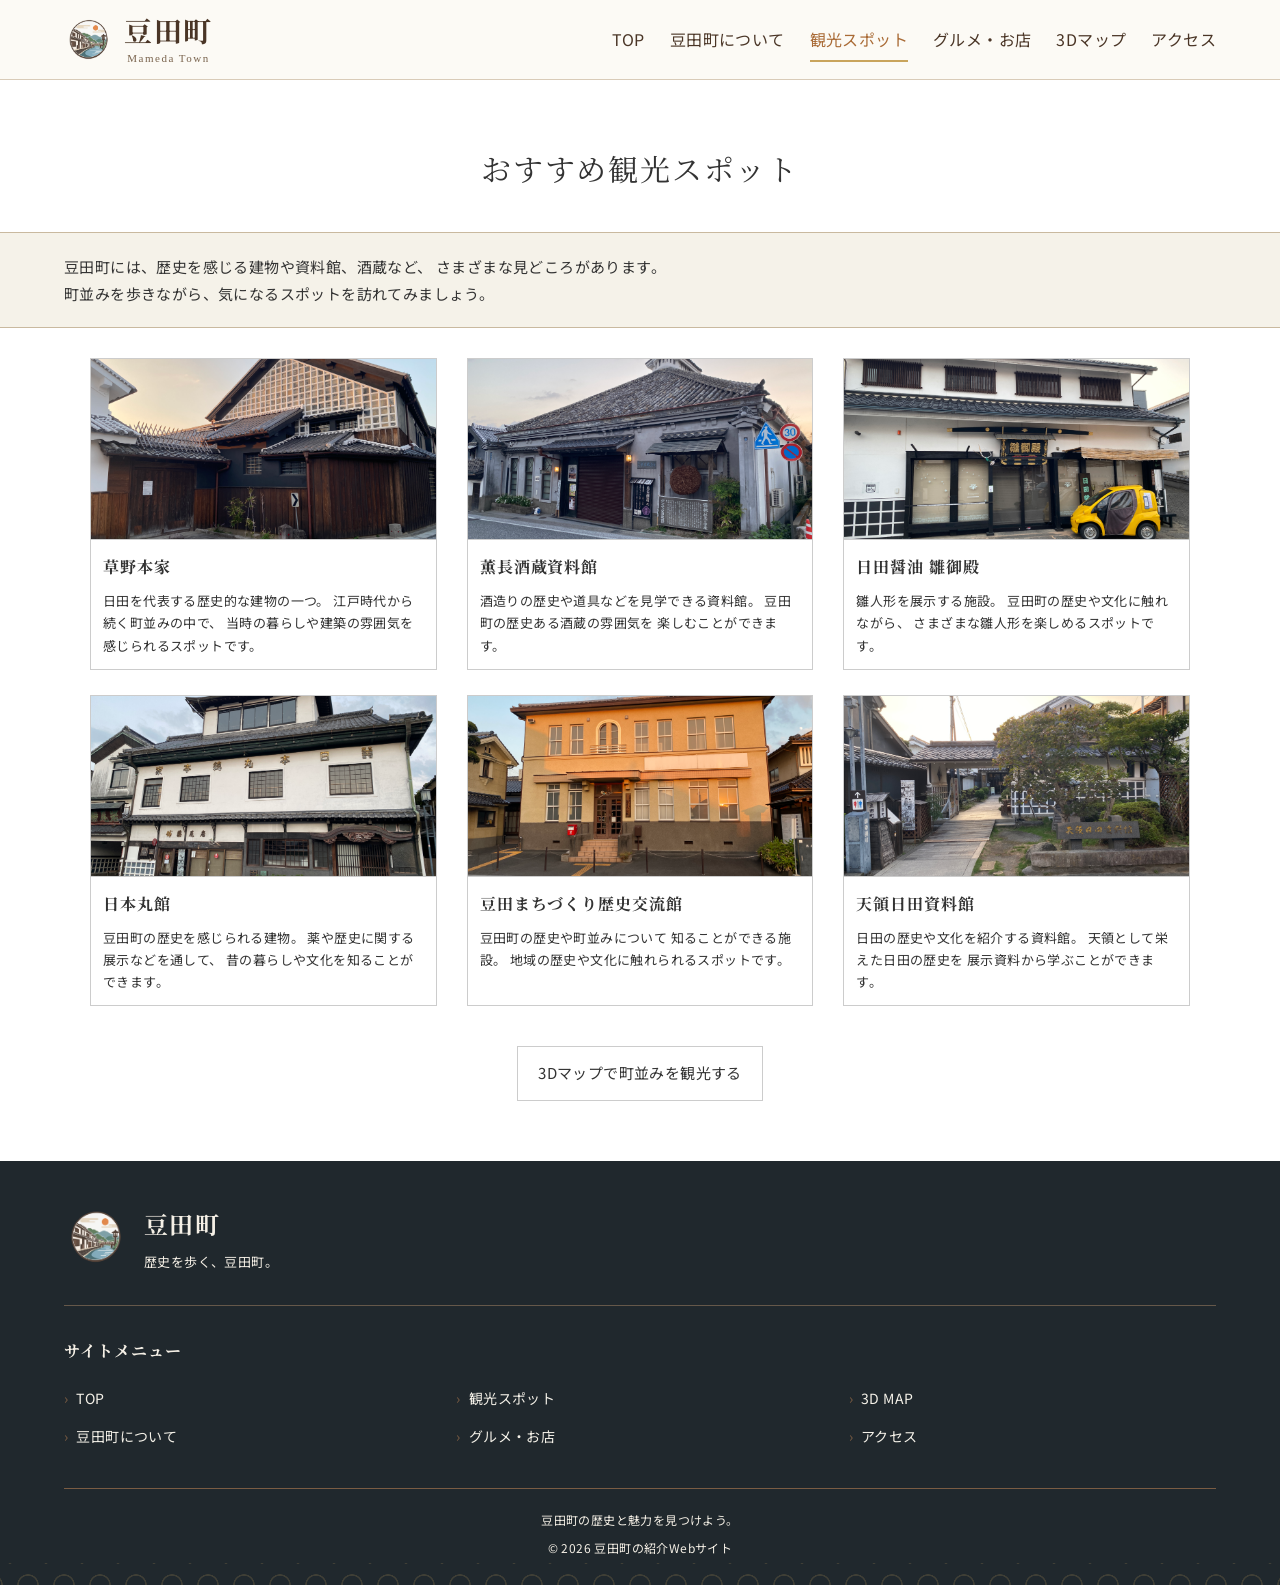
<file: 制作物１/spot.html>
<!DOCTYPE html>
<html lang="ja">

  <head>
    <meta charset="UTF-8">
    <meta name="viewport" content="width=device-width, initial-scale=1.0">

    <title>観光スポット｜豆田町</title>

    <!-- 共通CSS -->
    <link rel="stylesheet" href="css/style.css">

    <!-- 観光スポット専用CSS -->
    <link rel="stylesheet" href="css/spot.css">

    
    <link rel="preconnect" href="https://fonts.googleapis.com">
    <link rel="preconnect" href="https://fonts.gstatic.com" crossorigin>
    <link href="https://fonts.googleapis.com/css2?family=Noto+Sans+JP:wght@400;500;700&family=Noto+Serif+JP:wght@400;500;600;700&display=swap" rel="stylesheet">

  </head>

  <body>

    <!-- ====================
          ヘッダー
    ==================== -->
    <header>

      <div class="logo">
        <img src="images/logo.png" alt="豆田町のロゴ">

        <div class="logo-text">
          <span class="logo-jp">豆田町</span>
          <span class="logo-en">Mameda Town</span>
        </div>
      </div>

      <!-- ナビゲーション -->
      <nav>
        <ul>
          <li><a href="index.html">TOP</a></li>
          <li><a href="about.html">豆田町について</a></li>
          <li><a href="spot.html" aria-current="page">観光スポット</a></li>
          <li><a href="gourmet.html">グルメ・お店</a></li>
          <li><a href="map.html">3Dマップ</a></li>
          <li><a href="access.html">アクセス</a></li>
        </ul>
      </nav>

    </header>


    <!-- メインコンテンツ -->
    <main class="spot-main">

      <!-- ページタイトル -->
      <section class="spot-title">
        <h1>おすすめ観光スポット</h1>
      </section>


      <!-- 紹介文 -->
      <section class="spot-intro">

        <p>
          豆田町には、歴史を感じる建物や資料館、酒蔵など、
          さまざまな見どころがあります。<br>
          町並みを歩きながら、気になるスポットを訪れてみましょう。
        </p>

      </section>


      <!-- 観光スポット一覧 -->
      <section class="spot-list">

        <div class="spot-container">

          <!-- 1 草野本家 -->
          <article class="spot-card">

            <img src="images/kusano.JPG" alt="草野本家">

            <div class="spot-card-text">
              <h2>草野本家</h2>
              <p>
                日田を代表する歴史的な建物の一つ。
                江戸時代から続く町並みの中で、
                当時の暮らしや建築の雰囲気を感じられるスポットです。
              </p>
            </div>

          </article>


          <!-- 2 薫長酒蔵資料館 -->
          <article class="spot-card">

            <img src="images/kuncho.JPG" alt="薫長酒蔵資料館">

            <div class="spot-card-text">
              <h2>薫長酒蔵資料館</h2>
              <p>
                酒造りの歴史や道具などを見学できる資料館。
                豆田町の歴史ある酒蔵の雰囲気を
                楽しむことができます。
              </p>
            </div>

          </article>


          <!-- 3 日田醤油 雛御殿 -->
          <article class="spot-card">

            <img src="images/hina.JPG" alt="日田醤油 雛御殿">

            <div class="spot-card-text">
              <h2>日田醤油 雛御殿</h2>
              <p>
                雛人形を展示する施設。
                豆田町の歴史や文化に触れながら、
                さまざまな雛人形を楽しめるスポットです。
              </p>
            </div>

          </article>


          <!-- 4 日本丸館 -->
          <article class="spot-card">

            <img src="images/nihonmarukan.JPG" alt="日本丸館">

            <div class="spot-card-text">
              <h2>日本丸館</h2>
              <p>
                豆田町の歴史を感じられる建物。
                薬や歴史に関する展示などを通して、
                昔の暮らしや文化を知ることができます。
              </p>
            </div>

          </article>


          <!-- 5 豆田まちづくり歴史交流館 -->
          <article class="spot-card">

            <img src="images/mamedamachizukuri.JPG"
                alt="豆田まちづくり歴史交流館">

            <div class="spot-card-text">
              <h2>豆田まちづくり歴史交流館</h2>
              <p>
                豆田町の歴史や町並みについて
                知ることができる施設。
                地域の歴史や文化に触れられるスポットです。
              </p>
            </div>

          </article>


          <!-- 6 天領日田資料館 -->
          <article class="spot-card">

            <img src="images/tenryo.JPG" alt="天領日田資料館">

            <div class="spot-card-text">
              <h2>天領日田資料館</h2>
              <p>
                日田の歴史や文化を紹介する資料館。
                天領として栄えた日田の歴史を
                展示資料から学ぶことができます。
              </p>
            </div>

          </article>

        </div>

      </section>


      <!-- 3Dマップへのリンク -->
      <section class="spot-map-link">

        <a href="map.html" class="spot-map-button">
          3Dマップで町並みを観光する
        </a>

      </section>

    </main>


    
    <!-- ====================
        フッター
    ==================== -->
    <footer class="site-footer">

      <!-- フッター内のロゴとメニューをまとめる -->
      <div class="footer-container">

        <!-- ロゴ・サイト名 -->
        <div class="footer-brand">

          <!-- 豆田町のロゴ画像 -->
          <img src="images/logo.png" alt="豆田町のロゴ">

          <!-- ロゴの横に表示するサイト名とキャッチコピー -->
          <div class="footer-brand-text">

            <!-- サイト名 -->
            <h2>豆田町</h2>

            <!-- キャッチコピー -->
            <p>歴史を歩く、豆田町。</p>

          </div>

        </div>


        <!-- サイト内の各ページへのリンク -->
        <div class="footer-menu">

          <!-- メニューの見出し -->
          <h3>サイトメニュー</h3>

          <!-- メニューを3列に配置する -->
          <div class="footer-links">

            <!-- 1列目 -->
            <ul>
              <li><a href="index.html">TOP</a></li>
              <li><a href="about.html">豆田町について</a></li>
            </ul>

            <!-- 2列目 -->
            <ul>
              <li><a href="spot.html">観光スポット</a></li>
              <li><a href="gourmet.html">グルメ・お店</a></li>
            </ul>

            <!-- 3列目 -->
            <ul>
              <li><a href="map.html">3D MAP</a></li>
              <li><a href="access.html">アクセス</a></li>
            </ul>

          </div>

        </div>

      </div>


      <!-- コピーライト・サイトの紹介文 -->
      <div class="footer-bottom">

        <!-- サイトの紹介文 -->
        <p>豆田町の歴史と魅力を見つけよう。</p>

        <!-- 著作権表示とサイト名 -->
        <p>© 2026 豆田町の紹介Webサイト</p>

      </div>

    </footer>
    
  </body>

</html>
</file>
<file: 制作物１/css/style.css>
/* ========================================
   1. 全体・共通設定
======================================== */

* {
    box-sizing: border-box;
    margin: 0;
}

body {
    font-family: sans-serif;
    color: #333;
    background-color: #fff;
    line-height: 1.7;
}

img {
    display: block;
    max-width: 100%;
    height: auto;
}

main {
    width: 100%;
}

a {
    color: inherit;
}


/* ========================================
   2. ヘッダー
======================================== */

header {
    width: 100%;
    min-height: 80px;
    display: flex;
    justify-content: space-between;
    align-items: center;
    gap: 20px;
    padding: 0 5%;
    background-color: #fff;
    border-bottom: 1px solid #ddd;
}

/* ロゴ */

.logo {
    display: flex;
    align-items: center;
    gap: 10px;
    flex-shrink: 0;
}

.logo img {
    width: 50px;
    height: 50px;
    object-fit: contain;
}

.logo-text {
    display: flex;
    flex-direction: column;
    align-items: center;
    line-height: 1.2;
}

.logo-jp {
    font-size: 28px;
    font-weight: bold;
    color: #4A3526;
    letter-spacing: 3px;
}

.logo-en {
    margin-top: 4px;
    font-family: Georgia, serif;
    font-size: 11px;
    color: #7A5C43;
    letter-spacing: 1.5px;
}


/* ====================
   ナビゲーション
==================== */

nav ul {
    display: flex;
    flex-wrap: wrap;
    align-items: center;
    gap: 10px 25px;
    padding: 0;
    list-style: none;
}

nav li {
    margin: 0;
}

nav a {
    position: relative;
    display: inline-block;
    padding: 10px 0;
    color: #333;
    text-decoration: none;
    transition: color 0.3s;
}

/* カーソルを合わせたとき */

nav a:hover {
    color: #A94F32;
}

/* 下線 */

nav a::after {
    content: "";
    position: absolute;
    left: 0;
    bottom: 3px;
    width: 100%;
    height: 2px;
    background-color: #A94F32;
    transform: scaleX(0);
    transform-origin: center;
    transition: transform 0.3s;
}


/* 現在開いているページ */

nav a[aria-current="page"] {
    color: #A94F32;
}

nav a[aria-current="page"]::after {
    transform: scaleX(1);
}


/* ========================================
   3. TOPページ
======================================== */

/* メイン画像 */

.hero {
    position: relative;
    width: 100%;
    height: 600px;
    overflow: hidden;
}

.hero img {
    width: 100%;
    height: 100%;
    object-fit: cover;
}

/* 画像上の文字 */

.hero-text {
    position: absolute;
    top: 50%;
    left: 10%;
    transform: translateY(-50%);
    color: #fff;
}

.hero-text h1 {
    margin-bottom: 15px;
    font-size: 42px;
}

.hero-text p {
    margin-bottom: 25px;
    font-size: 18px;
}

/* 共通ボタン */

.button {
    display: inline-block;
    padding: 10px 25px;
    color: #fff;
    background-color: #555;
    text-decoration: none;
    border-radius: 5px;
    transition: opacity 0.3s;
}

.button:hover {
    opacity: 0.7;
}

/* 共通セクション */

.content-section {
    width: 90%;
    max-width: 1100px;
    margin: 0 auto;
    padding: 80px 0;
}

.content-section h2 {
    margin-bottom: 40px;
    font-size: 30px;
    text-align: center;
}

/* 豆田町についての紹介 */

.about-content {
    display: flex;
    align-items: center;
    gap: 40px;
}

.image-box,
.text-box {
    flex: 1;
    min-width: 0;
}

.image-box img {
    width: 100%;
    height: auto;
}

.text-box p {
    margin-bottom: 25px;
}

/* 観光スポットなどのカード */

.card-container {
    display: flex;
    justify-content: center;
    gap: 25px;
}

.card {
    flex: 1;
    min-width: 0;
    padding-bottom: 20px;
    background-color: #fff;
    border: 1px solid #ddd;
}

.card img {
    width: 100%;
    height: 200px;
    object-fit: cover;
}

.card h3 {
    margin: 15px;
}

.card p {
    margin: 0 15px;
}

/* 中央揃え */

.center {
    margin-top: 30px;
    text-align: center;
}


/* ========================================
   4. TOPページの3Dマップ紹介
======================================== */

.map-section {
    max-width: none;
    padding-right: 5%;
    padding-left: 5%;
    background-color: #f5f5f5;
}

.map-content {
    text-align: center;
}

.map-content img {
    width: 70%;
    max-width: 700px;
    margin: 0 auto 20px;
}

.map-content p {
    margin-bottom: 20px;
}


/* ========================================
   5. TOPページのアクセス紹介
======================================== */

.access-container {
    display: flex;
    justify-content: center;
    flex-wrap: wrap;
    gap: 40px 100px;
    margin-bottom: 30px;
}

.access-item {
    text-align: center;
}

.access-item img {
    width: 80px;
    height: 80px;
    margin: 0 auto 10px;
    object-fit: contain;
}

.access-item p {
    font-size: 18px;
}


/* ========================================
   6. フッター
======================================== */

.site-footer {
    width: 100%;
    padding: 40px 5% 0;
    color: #4A3526;
    background-color: #F5F1E8;
}

.footer-container {
    max-width: 1200px;
    margin: 0 auto;
}

/* ロゴ・サイト名 */

.footer-brand {
    display: flex;
    align-items: center;
    gap: 15px;
    padding-bottom: 30px;
    border-bottom: 1px solid #C8AD91;
}

.footer-brand img {
    width: 65px;
    height: 65px;
    object-fit: contain;
    flex-shrink: 0;
}

.footer-brand-text {
    display: flex;
    flex-direction: column;
    gap: 4px;
}

.footer-brand-text h2 {
    font-family: "Noto Serif JP", serif;
    font-size: 24px;
    font-weight: bold;
    color: #4A3526;
}

.footer-brand-text p {
    font-size: 13px;
    color: #7A5C43;
}

/* フッターメニュー */

.footer-menu {
    padding: 30px 0;
    border-bottom: 1px solid #C8AD91;
}

.footer-menu h3 {
    margin-bottom: 15px;
    font-size: 16px;
    font-weight: bold;
}

.footer-links {
    display: grid;
    grid-template-columns: repeat(3, minmax(0, 1fr));
    gap: 15px 25px;
}

.footer-links ul {
    margin: 0;
    padding: 0;
    list-style: none;
}

.footer-links li {
    margin-bottom: 8px;
}

.footer-links a {
    color: #4A3526;
    font-size: 14px;
    text-decoration: none;
}

.footer-links a::before {
    content: "›";
    margin-right: 8px;
    color: #7A5C43;
}

.footer-links a:hover {
    color: #B08050;
}

/* コピーライト */

.footer-bottom {
    max-width: 1200px;
    margin: 0 auto;
    padding: 20px 0;
    color: #7A5C43;
    font-size: 12px;
    text-align: center;
}

.footer-bottom p {
    margin-bottom: 5px;
}


/* ========================================
   7. 豆田町についてページ
======================================== */

/* ページタイトル */

.about-page-title,
.access-page-title {
    display: flex;
    justify-content: center;
    align-items: center;
    height: 300px;
    background-color: #fff;
    border-bottom: 1px solid #C8AD91;
}

.about-page-title h1,
.access-page-title h1 {
    color: #4A3526;
    font-size: 32px;
    font-weight: normal;
    letter-spacing: 2px;
    text-align: center;
}

/* 各セクション */

.about-section {
    padding: 40px 5%;
    border-bottom: 1px solid #C8AD91;
}

.about-row {
    display: flex;
    align-items: center;
    justify-content: space-between;
    gap: 40px;
    max-width: 1100px;
    margin: 0 auto;
}

/* 左右を反転する場合 */

.about-row.reverse {
    flex-direction: row-reverse;
}

/* 説明文 */

.about-text {
    flex: 11;
    min-width: 0;
}

.about-text h2 {
    margin-bottom: 15px;
    color: #4A3526;
    font-size: 26px;
    font-weight: normal;
}

.about-text p {
    margin-bottom: 12px;
    font-size: 15px;
    line-height: 1.9;
}

/* 写真 */

.about-image {
    flex: 9;
    min-width: 0;
    height: 240px;
}

.about-image img {
    width: 100%;
    height: 100%;
    object-fit: cover;
}

/* 町並みの特徴 */

.section-heading {
    max-width: 1100px;
    margin: 0 auto 20px;
    color: #4A3526;
    font-size: 26px;
    font-weight: normal;
}

.about-intro {
    max-width: 1100px;
    margin: 0 auto 25px;
    font-size: 15px;
    line-height: 1.9;
}

/* 特徴のカード */

.feature-container {
    display: flex;
    gap: 25px;
    max-width: 1100px;
    margin: 0 auto;
}

.feature-card {
    flex: 1;
    min-width: 0;
    background-color: #fff;
    border: 1px solid #ddd;
}

.feature-card img {
    width: 100%;
    height: 180px;
    object-fit: cover;
}

.feature-card h3 {
    padding: 15px 15px 5px;
    color: #4A3526;
    font-size: 18px;
    font-weight: normal;
}

.feature-card p {
    padding: 0 15px 20px;
    font-size: 14px;
    line-height: 1.8;
}

/* 観光スポットへのボタン */

.about-button {
    display: inline-block;
    margin-top: 10px;
    padding: 10px 20px;
    color: #4A3526;
    background-color: #fff;
    border: 1px solid #4A3526;
    font-size: 14px;
    text-decoration: none;
    transition: background-color 0.3s, color 0.3s;
}

.about-button:hover {
    color: #fff;
    background-color: #4A3526;
}


/* ========================================
   8. アクセスページ
======================================== */

/* 地図 */

.access-map-section {
    padding: 30px 5%;
    background-color: #F5F1E8;
}

.access-map {
    max-width: 1100px;
    height: 300px;
    margin: 0 auto;
    overflow: hidden;
}

.access-map iframe {
    display: block;
    width: 100%;
    height: 100%;
    border: 0;
}

/* 電車・バス・車 */

.access-method-section {
    padding: 20px 5%;
    background-color: #fff;
}

.access-method {
    display: flex;
    align-items: center;
    gap: 40px;
    max-width: 1100px;
    margin: 0 auto;
    padding: 25px 5%;
    border-bottom: 1px solid #ddd;
}

/* 左側：アイコンとタイトル */

.access-method-title {
    display: flex;
    align-items: center;
    gap: 20px;
    flex: 35;
    min-width: 0;
}

.access-icon {
    flex-shrink: 0;
    font-size: 38px;
}

.access-method-title h2 {
    color: #4A3526;
    font-size: 22px;
    font-weight: normal;
}

/* 右側：説明文 */

.access-method-text {
    flex: 65;
    min-width: 0;
}

.access-method-text p {
    margin-bottom: 8px;
    font-size: 14px;
    line-height: 1.9;
}

/* ========================================
   9. スマートフォン対応
======================================== */

@media screen and (max-width: 768px) {

    /* ヘッダー */

    header {
        flex-direction: column;
        gap: 15px;
        padding: 20px;
    }

    nav ul {
        justify-content: center;
        gap: 10px 20px;
    }

    /* TOP画像 */

    .hero {
        height: 450px;
    }

    .hero-text {
        right: 5%;
        left: 5%;
    }

    .hero-text h1 {
        font-size: 30px;
    }

    .hero-text p {
        font-size: 16px;
    }

    /* TOPページの各セクション */

    .content-section {
        padding: 50px 0;
    }

    .content-section h2 {
        margin-bottom: 25px;
        font-size: 25px;
    }

    .about-content,
    .card-container {
        flex-direction: column;
        gap: 25px;
    }

    .image-box,
    .text-box,
    .card {
        width: 100%;
        flex: auto;
    }

    /* 3Dマップ紹介 */

    .map-content img {
        width: 100%;
    }

    /* アクセス紹介 */

    .access-container {
        gap: 30px;
    }

    .access-item {
        min-width: 100px;
    }

    .access-item img {
        width: 65px;
        height: 65px;
    }

    /* フッター */

    .site-footer {
        padding: 30px 20px 0;
    }

    .footer-brand {
        gap: 12px;
    }

    .footer-brand img {
        width: 55px;
        height: 55px;
    }

    .footer-brand-text h2 {
        font-size: 20px;
    }

    .footer-links {
        grid-template-columns: repeat(2, minmax(0, 1fr));
        gap: 10px;
    }

    .footer-menu h3 {
        font-size: 15px;
    }

    /* 豆田町についてページ */

    .about-page-title,
    .access-page-title {
        height: 220px;
    }

    .about-page-title h1,
    .access-page-title h1 {
        font-size: 26px;
    }

    .about-section {
        padding: 30px 5%;
    }

    .about-row,
    .about-row.reverse {
        flex-direction: column;
        align-items: stretch;
        gap: 20px;
    }

    .about-text,
    .about-image {
        width: 100%;
        flex: auto;
    }

    .about-image {
        height: 220px;
    }

    .about-text h2,
    .section-heading {
        font-size: 22px;
    }

    .about-text p,
    .about-intro {
        font-size: 14px;
    }

    .feature-container {
        flex-direction: column;
        gap: 20px;
    }

    .feature-card {
        width: 100%;
        flex: auto;
    }

    .feature-card img {
        height: 200px;
    }

    /* アクセスページの地図 */

    .access-map-section {
        padding: 20px 5%;
    }

    .access-map {
        height: 250px;
    }

    /* 電車・バス・車 */

    .access-method-section {
        padding: 10px 5%;
    }

    .access-method {
        flex-direction: column;
        align-items: flex-start;
        gap: 15px;
        padding: 25px 0;
    }

    .access-method-title {
        width: 100%;
        flex: auto;
        gap: 15px;
    }

    .access-method-title h2 {
        font-size: 20px;
    }

    .access-icon {
        font-size: 32px;
    }

    .access-method-text {
        width: 100%;
        flex: auto;
    }
}


/* 電車・バス・車のアイコン画像 */

.access-icon-img {
    width: 45px;
    height: 45px;
    object-fit: contain;
    flex-shrink: 0;
}

/* ========================================
   グルメ・お店ページ
======================================== */

/* メインビジュアル */

.gourmet-hero {
    position: relative;
    width: 100%;
    height: 195px;
    overflow: hidden;
    background-color: #4A3526;
}

.gourmet-hero > img {
    width: 100%;
    height: 100%;
    object-fit: cover;
}

.gourmet-hero-text {
    position: absolute;
    top: 50%;
    left: 5.5%;
    transform: translateY(-50%);
    color: #fff;
    text-shadow: 0 1px 5px rgba(0, 0, 0, 0.5);
}

.gourmet-hero-text h1 {
    margin-bottom: 8px;
    font-family: "Noto Serif JP", serif;
    font-size: 42px;
    font-weight: normal;
}

.gourmet-hero-text p {
    font-size: 17px;
}


/* カテゴリメニュー */

.gourmet-nav {
    display: flex;
    justify-content: center;
    align-items: stretch;
    gap: 0;
    padding: 0 5%;
    background-color: #F5F1E8;
    border-bottom: 1px solid #E4D9C8;
}

.gourmet-nav-item {
    display: flex;
    justify-content: center;
    align-items: center;
    gap: 12px;
    width: 250px;
    min-height: 58px;
    padding: 10px 15px;
    color: #4A3526;
    text-decoration: none;
    text-align: center;
    border-bottom: 3px solid transparent;
    transition: background-color 0.3s, border-color 0.3s;
}

.gourmet-nav-item + .gourmet-nav-item {
    border-left: 1px solid #D8CBB9;
}

.gourmet-nav-item:hover {
    background-color: #fff;
    border-bottom-color: #B08050;
}

.gourmet-icon {
    font-size: 24px;
}

.food-nav .gourmet-icon,
.food-color {
    color: #A94F32;
}

.cafe-nav .gourmet-icon,
.cafe-color {
    color: #355781;
}

.souvenir-nav .gourmet-icon,
.souvenir-color {
    color: #58684A;
}


/* 各セクション */

.gourmet-section {
    width: 90%;
    max-width: 1220px;
    margin: 0 auto;
    padding: 25px 0 5px;
    scroll-margin-top: 20px;
}


/* セクション見出し */

.gourmet-section-heading {
    display: flex;
    align-items: center;
    gap: 15px;
    margin-bottom: 14px;
}

.gourmet-section-heading h2 {
    display: flex;
    align-items: center;
    gap: 12px;
    flex-shrink: 0;
    color: #4A3526;
    font-family: "Noto Serif JP", serif;
    font-size: 25px;
    font-weight: normal;
}

.gourmet-heading-icon {
    font-size: 27px;
}

.gourmet-heading-line {
    flex: 1;
    min-width: 10px;
    height: 1px;
    background-color: #BDA993;
}

.gourmet-more {
    flex-shrink: 0;
    color: #7A5C43;
    font-size: 13px;
    text-decoration: none;
}

.gourmet-more:hover {
    color: #B08050;
    text-decoration: underline;
}


/* カード一覧 */

.gourmet-card-container {
    display: grid;
    gap: 20px;
}

.gourmet-two-columns {
    grid-template-columns: repeat(2, minmax(0, 1fr));
}

.gourmet-three-columns {
    grid-template-columns: repeat(3, minmax(0, 1fr));
}


/* カード本体 */

.gourmet-card {
    display: flex;
    align-items: stretch;
    min-width: 0;
    overflow: hidden;
    background-color: rgba(255, 255, 255, 0.65);
    border: 1px solid #E5DDD1;
    border-radius: 5px;
    transition: box-shadow 0.3s, transform 0.3s;
}

.gourmet-card:hover {
    box-shadow: 0 4px 12px rgba(74, 53, 38, 0.12);
    transform: translateY(-2px);
}

.gourmet-card > img {
    width: 42%;
    min-width: 0;
    height: 150px;
    object-fit: cover;
}

.gourmet-three-columns .gourmet-card > img {
    width: 45%;
    height: 148px;
}


/* カード内の文字 */

.gourmet-card-text {
    display: flex;
    flex: 1;
    flex-direction: column;
    justify-content: center;
    min-width: 0;
    padding: 12px 16px;
}

.gourmet-card-text h3 {
    margin-bottom: 5px;
    color: #33251C;
    font-family: "Noto Serif JP", serif;
    font-size: 19px;
    font-weight: normal;
    overflow-wrap: anywhere;
}

.gourmet-location {
    margin-bottom: 5px;
    color: #536170;
    font-size: 12px;
}

.gourmet-card-text p:not(.gourmet-location) {
    color: #555;
    font-size: 14px;
    line-height: 1.8;
}


/* ページ背景 */

body:has(.gourmet-hero) {
    background-color: #FAF7F0;
}


/* ========================================
   グルメページ：スマートフォン対応
======================================== */

@media screen and (max-width: 768px) {

    .gourmet-hero {
        height: 230px;
    }

    .gourmet-hero-text {
        right: 5%;
        left: 5%;
    }

    .gourmet-hero-text h1 {
        font-size: 30px;
    }

    .gourmet-hero-text p {
        font-size: 14px;
    }

    /* カテゴリ */

    .gourmet-nav {
        padding: 0;
    }

    .gourmet-nav-item {
        flex: 1;
        flex-direction: column;
        gap: 4px;
        min-width: 0;
        min-height: 75px;
        padding: 8px 3px;
        font-size: 11px;
    }

    .gourmet-icon {
        font-size: 21px;
    }

    /* セクション */

    .gourmet-section {
        width: 92%;
        padding-top: 30px;
    }

    .gourmet-section-heading {
        flex-wrap: wrap;
        gap: 8px;
    }

    .gourmet-section-heading h2 {
        gap: 8px;
        font-size: 21px;
    }

    .gourmet-heading-icon {
        font-size: 23px;
    }

    .gourmet-heading-line {
        display: none;
    }

    .gourmet-more {
        margin-left: auto;
        font-size: 12px;
    }

    /* カード一覧 */

    .gourmet-two-columns,
    .gourmet-three-columns {
        grid-template-columns: minmax(0, 1fr);
        gap: 15px;
    }

    .gourmet-card > img,
    .gourmet-three-columns .gourmet-card > img {
        width: 40%;
        height: 140px;
    }

    .gourmet-card-text {
        padding: 10px 12px;
    }

    .gourmet-card-text h3 {
        font-size: 17px;
    }

    .gourmet-card-text p:not(.gourmet-location) {
        font-size: 13px;
    }

    .gourmet-location {
        font-size: 12px;
    }
}


/* 小型スマートフォン */

@media screen and (max-width: 400px) {

    .gourmet-card > img,
    .gourmet-three-columns .gourmet-card > img {
        width: 36%;
        height: 135px;
    }

    .gourmet-card-text {
        padding: 8px;
    }

    .gourmet-card-text h3 {
        font-size: 15px;
    }

    .gourmet-card-text p:not(.gourmet-location) {
        font-size: 12px;
    }
}

/* ========================================
   10. 和風デザインの共通調整
   既存レイアウトを維持しながら色・文字を統一
======================================== */

:root {
    --color-paper: #F5F0E6;
    --color-paper-light: #FCFAF5;
    --color-brown: #4A3526;
    --color-brown-light: #79634D;
    --color-gold: #C9A45C;
    --color-navy: #20282D;
    --color-line: #D9CBB8;
    --font-heading: "Noto Serif JP", "Yu Mincho", "Hiragino Mincho ProN", serif;
    --font-body: "Noto Sans JP", "Yu Gothic", Meiryo, sans-serif;
}

body {
    font-family: var(--font-body);
    color: var(--color-brown);
    background-color: var(--color-paper);
    line-height: 1.9;
    letter-spacing: 0.025em;
}

h1, h2, h3, .logo-jp, .footer-brand-text h2 {
    font-family: var(--font-heading);
    letter-spacing: 0.06em;
}

header {
    background-color: var(--color-paper-light);
    border-bottom-color: var(--color-line);
}

.logo-jp {
    color: var(--color-brown);
}

.logo-en {
    color: var(--color-brown-light);
}

nav a {
    color: var(--color-brown);
}

nav a:hover,
nav a[aria-current="page"] {
    color: #A96A35;
}

nav a::after {
    background-color: var(--color-gold);
}

.button {
    color: var(--color-brown);
    background-color: var(--color-gold);
    border-radius: 30px;
    transition: background-color 0.25s ease, transform 0.25s ease;
}

.button:hover {
    background-color: #B58E48;
    opacity: 1;
    transform: translateY(-1px);
}

.content-section h2,
.about-page-title h1,
.access-page-title h1,
.about-text h2,
.section-heading,
.parking-heading {
    color: var(--color-brown);
    font-family: var(--font-heading);
    font-weight: 500;
}

.card,
.feature-card,
.parking-card,
.gourmet-card {
    background-color: var(--color-paper-light);
    border-color: #E4D9C9;
    border-radius: 6px;
}

.map-section,
.access-map-section {
    background-color: #EEE7DA;
}

.about-page-title,
.access-page-title {
    background-color: var(--color-paper);
    border-bottom-color: var(--color-line);
}

.about-section,
.access-method {
    border-bottom-color: var(--color-line);
}

.access-method-section,
.parking-section {
    background-color: var(--color-paper-light);
}

.access-method-title h2,
.parking-item h3 {
    color: var(--color-brown);
    font-family: var(--font-heading);
}

.site-footer {
    color: var(--color-paper);
    background-color: var(--color-navy);
}

.footer-brand {
    border-bottom-color: #65584A;
}

.footer-brand-text h2,
.footer-brand-text p,
.footer-menu h3,
.footer-links a,
.footer-bottom {
    color: var(--color-paper);
}

.footer-menu {
    border-bottom-color: #65584A;
}

.footer-links a::before {
    color: var(--color-gold);
}

.footer-links a:hover {
    color: var(--color-gold);
}

.gourmet-nav {
    background-color: var(--color-paper);
    border-bottom-color: var(--color-line);
}

.gourmet-nav-item {
    color: var(--color-brown);
}

.gourmet-nav-item:hover {
    background-color: var(--color-paper-light);
    border-bottom-color: var(--color-gold);
}

.gourmet-section-heading h2,
.gourmet-card-text h3 {
    color: var(--color-brown);
    font-family: var(--font-heading);
}

.gourmet-heading-line {
    background-color: #BDA993;
}

.gourmet-more {
    color: var(--color-brown-light);
}

.gourmet-more:hover {
    color: #A96A35;
}

@media screen and (max-width: 768px) {
    body {
        letter-spacing: 0.015em;
    }

    .button {
        padding: 11px 22px;
    }
}

/* =====================================================
   11. 和柄・セクション区切り（レイアウトを変えない装飾）
   見出しの下線・サイズ変更・要素の移動は行わない
===================================================== */

/* 全ページ共通：淡い和紙色と控えめな麻の葉風パターン */
body {
    background-color: var(--color-paper);
    background-image:
        repeating-linear-gradient(45deg,
            transparent 0 23px,
            rgba(160, 132, 91, 0.035) 23px 24px,
            transparent 24px 46px),
        repeating-linear-gradient(-45deg,
            transparent 0 23px,
            rgba(160, 132, 91, 0.035) 23px 24px,
            transparent 24px 46px),
        radial-gradient(ellipse at 12% 18%, rgba(201, 164, 92, 0.055), transparent 34%),
        radial-gradient(ellipse at 88% 72%, rgba(121, 92, 67, 0.035), transparent 38%);
    background-size: 46px 46px, 46px 46px, auto, auto;
}

/* 各ページの既存背景色はそのまま使用し、本文の読みやすさを維持 */

/* マップ紹介は背景色のみで区別。模様のサイズは固定し、要素寸法に影響させない */
.map-section {
    background-color: #EEE7DA;
    background-image:
        radial-gradient(circle, rgba(121, 92, 67, 0.09) 0.8px, transparent 1px);
    background-size: 20px 20px;
}

/* 同じ種類のセクションが連続する場合だけ、境界に飾り線を表示 */
.content-section + .content-section,
.about-section + .about-section,
.gourmet-section + .gourmet-section,
.access-method + .access-method {
    background-image:
        linear-gradient(to right,
            transparent 0%,
            rgba(201, 164, 92, 0.52) 18%,
            rgba(201, 164, 92, 0.52) 82%,
            transparent 100%);
    background-repeat: no-repeat;
    background-size: 100% 1px;
    background-position: top left;
}

/* セクションの既存サイズ・余白・配置は変更しない */
.content-section,
.about-section,
.gourmet-section,
.access-method,
.parking-section {
    box-shadow: none;
}

/* カードは既存のサイズを変えず、色と枠線だけ控えめに統一 */
.card,
.feature-card,
.parking-card,
.gourmet-card {
    border-color: #E2D6C5;
    box-shadow: 0 2px 7px rgba(74, 53, 38, 0.035);
}

/* フッター：濃紺に青海波風の繰り返し模様 */
.site-footer {
    position: relative;
    isolation: isolate;
    overflow: hidden;
    background-color: var(--color-navy);
}

.site-footer::after {
    content: "";
    position: absolute;
    z-index: 0;
    right: 0;
    bottom: 0;
    left: 0;
    height: 36px;
    opacity: 0.38;
    pointer-events: none;
    background-image: repeating-radial-gradient(
        circle at 50% 100%,
        transparent 0 9px,
        rgba(201, 164, 92, 0.48) 9.5px 10.5px,
        transparent 11px 18px
    );
    background-size: 36px 22px;
    background-position: bottom center;
    background-repeat: repeat-x;
}

.site-footer .footer-container,
.site-footer .footer-bottom {
    position: relative;
    z-index: 1;
}

/* キーボード操作時のフォーカス表示 */
nav a:focus-visible,
.gourmet-nav-item:focus-visible,
.button:focus-visible,
.about-button:focus-visible,
.footer-links a:focus-visible {
    outline: 2px solid var(--color-gold);
    outline-offset: 4px;
}

@media screen and (max-width: 768px) {
    body {
        background-size: 36px 36px, 36px 36px, auto, auto;
    }

    .site-footer::after {
        height: 28px;
        opacity: 0.3;
    }
}

@media (prefers-reduced-motion: reduce) {
    *,
    *::before,
    *::after {
        scroll-behavior: auto !important;
        transition-duration: 0.01ms !important;
        animation-duration: 0.01ms !important;
    }
}

/* グルメ・お店ページ：最後のお土産・特産品セクションとフッターの間に余白を確保 */
body:has(.gourmet-hero) .gourmet-section:last-of-type {
    padding-bottom: 40px;
}




/* ========================================
   グルメ・お店ページ：カードデザイン改善
======================================== */

/* カード一覧 */
.gourmet-card-container {
    gap: 24px;
}

/* カード本体 */
.gourmet-card {
    align-items: stretch;
    min-height: 190px;
    border-radius: 8px;
    background-color: #FCFAF5;
    border: 1px solid #E2D6C5;
    box-shadow: 0 3px 10px rgba(74, 53, 38, 0.06);
    transition: transform 0.3s ease,
                box-shadow 0.3s ease;
}

/* マウスを合わせたとき */
.gourmet-card:hover {
    transform: translateY(-4px);
    box-shadow: 0 7px 18px rgba(74, 53, 38, 0.12);
}

/* 写真 */
.gourmet-card > img {
    width: 42%;
    height: auto;
    min-height: 180px;
    align-self: stretch;
    object-fit: cover;
}

/* 3店舗並びの写真 */
.gourmet-three-columns .gourmet-card > img {
    width: 42%;
    height: auto;
}

/* カード内の文章 */
.gourmet-card-text {
    justify-content: flex-start;
    padding: 18px;
}

/* 店名 */
.gourmet-card-text h3 {
    margin-bottom: 8px;
    font-size: 20px;
    line-height: 1.7;
    font-weight: 500;
    overflow-wrap: break-word;
}

/* 所在地 */
.gourmet-location {
    margin-bottom: 8px;
    font-size: 12px;
    color: #80694F;
}

/* 紹介文 */
.gourmet-card-text p:not(.gourmet-location) {
    font-size: 14px;
    line-height: 1.9;
    color: #554B42;
}

/* スマートフォン */
@media screen and (max-width: 768px) {

    .gourmet-card {
        min-height: 160px;
    }

    .gourmet-card > img,
    .gourmet-three-columns .gourmet-card > img {
        width: 40%;
        min-height: 160px;
    }

    .gourmet-card-text {
        padding: 12px;
    }

    .gourmet-card-text h3 {
        font-size: 17px;
    }
}

/* ========================================
   アクセスページ：駐車場のご案内
======================================== */

/* 駐車場セクション */
.parking-section {
    padding: 40px 5%;
    background-color: var(--color-paper-light, #FCFAF5);
}

/* セクション見出し */
.parking-heading {
    max-width: 1000px;
    margin: 0 auto 25px;
    color: var(--color-brown, #4A3526);
    font-family: var(--font-heading, "Noto Serif JP", serif);
    font-size: 24px;
    font-weight: 500;
    text-align: center;
}

/* 駐車場カード一覧 */
.parking-card-container {
    display: grid;
    grid-template-columns: minmax(0, 1fr);
    gap: 24px;
    max-width: 1000px;
    margin: 0 auto;
}

/* 各駐車場カード */
.parking-card {
    display: grid;
    grid-template-columns: minmax(220px, 38%) minmax(0, 1fr);
    grid-template-areas:
        "title title"
        "image description"
        "image details";
    column-gap: 24px;
    row-gap: 12px;
    align-items: start;
    padding: 22px;
    background-color: var(--color-paper-light, #FCFAF5);
    border: 1px solid #E2D6C5;
    border-radius: 8px;
    box-shadow: 0 3px 10px rgba(74, 53, 38, 0.06);
}

/* 駐車場名 */
.parking-card h3 {
    grid-area: title;
    margin: 0;
    color: var(--color-brown, #4A3526);
    font-family: var(--font-heading, "Noto Serif JP", serif);
    font-size: 20px;
    font-weight: 500;
    line-height: 1.6;
}

/* 写真 */
.parking-card-image {
    grid-area: image;
    width: 100%;
    height: 220px;
    overflow: hidden;
    border-radius: 5px;
}

.parking-card-image img {
    display: block;
    width: 100%;
    height: 100%;
    object-fit: cover;
}

/* 駐車場の紹介文 */
.parking-description {
    grid-area: description;
    margin: 0;
    color: #554B42;
    font-size: 14px;
    line-height: 1.9;
}

/* 料金・台数・住所などの詳細 */
.parking-details {
    grid-area: details;
    margin: 0;
}

.parking-details > div {
    display: grid;
    grid-template-columns: 90px minmax(0, 1fr);
    gap: 12px;
    align-items: start;
    padding: 9px 0;
    border-bottom: 1px solid var(--color-line, #E2D6C5);
}

.parking-details dt {
    color: #80694F;
    font-size: 13px;
    font-weight: 500;
}

.parking-details dd {
    margin: 0;
    color: #554B42;
    font-size: 13px;
    line-height: 1.7;
    overflow-wrap: anywhere;
}

/* タブレット・スマートフォン */
@media screen and (max-width: 768px) {
    .parking-section {
        padding: 30px 5%;
    }

    .parking-heading {
        margin-bottom: 20px;
        font-size: 22px;
    }

    .parking-card {
        grid-template-columns: minmax(0, 1fr);
        grid-template-areas:
            "title"
            "image"
            "description"
            "details";
        row-gap: 12px;
        padding: 18px;
    }

    .parking-card h3 {
        font-size: 18px;
    }

    .parking-card-image {
        height: 210px;
    }

    .parking-description {
        font-size: 13px;
    }
}

@media screen and (max-width: 400px) {
    .parking-card {
        padding: 14px;
    }

    .parking-card-image {
        height: 180px;
    }

    .parking-details > div {
        grid-template-columns: 78px minmax(0, 1fr);
        gap: 8px;
    }
}
</file>
<file: 制作物１/css/spot.css>
/* ========================================
   観光スポットページ
======================================== */

/* ページ全体 */
.spot-main {
    width: 100%;
    color: #333;
    background-color: #fff;
}


/* ========================================
   ページタイトル
======================================== */

.spot-title {
    width: 100%;
    padding: 60px 20px 35px;
    text-align: center;
}

.spot-title h1 {
    font-size: 30px;
    font-weight: normal;
}


/* ========================================
   紹介文
======================================== */

.spot-intro {
    width: 100%;
    padding: 20px 5%;
    background-color: #f5f2e9;
    border-top: 1px solid #c9b99f;
    border-bottom: 1px solid #c9b99f;
}

.spot-intro p {
    font-size: 15px;
    line-height: 1.8;
}


/* ========================================
   観光スポット一覧
======================================== */

/* 一覧全体 */
.spot-list {
    width: 100%;
    padding: 30px 5%;
}

/* 3列のレイアウト */
.spot-container {
    display: grid;
    grid-template-columns: repeat(3, 1fr);
    gap: 25px 30px;
    width: 100%;
    max-width: 1100px;
    margin: 0 auto;
}

/* 各スポットのカード */
.spot-card {
    min-width: 0;
    border: 1px solid #ccc;
    background-color: #fff;
    overflow: hidden;
}

/* 写真 */
.spot-card img {
    display: block;
    width: 100%;
    height: 180px;
    object-fit: cover;
}

/* カードの説明部分 */
.spot-card-text {
    padding: 12px;
    border-top: 1px solid #ccc;
}

/* スポット名 */
.spot-card h2 {
    font-size: 16px;
    font-weight: bold;
    margin-bottom: 8px;
    overflow-wrap: anywhere;
}

/* 紹介文 */
.spot-card p {
    font-size: 13px;
    line-height: 1.7;
}


/* ========================================
   3Dマップへのリンク
======================================== */

/* ボタンの配置 */
.spot-map-link {
    text-align: center;
    padding: 10px 20px 60px;
}

/* ボタン */
.spot-map-button {
    display: inline-block;
    padding: 12px 20px;
    border: 1px solid #ccc;
    background-color: #fff;
    color: #333;
    text-decoration: none;
    font-size: 15px;
    transition: background-color 0.3s;
}

/* マウスを乗せたとき */
.spot-map-button:hover {
    background-color: #f5f2e9;
}


/* ====================
   フッター メニュー
==================== */

.footer-menu {
    padding: 30px 0;
    border-bottom: 1px solid #7A5C43;
}

/* メニュー見出し */

.footer-menu h3 {
    font-size: 16px;
    font-weight: bold;
    margin-bottom: 15px;
}

/* メニューを3列にする */

.footer-links {
    display: grid;
    grid-template-columns: repeat(3, 1fr);
    gap: 15px 25px;
}

/* リスト */

.footer-links ul {
    list-style: none;
    padding: 0;
    margin: 0;
}

.footer-links li {
    margin-bottom: 8px;
}

/* メニューリンク */

.footer-links a {
    color: #f5f2e9;
    text-decoration: none;
    font-size: 14px;
}

/* リンクの先頭にマーク */

.footer-links a::before {
    content: "›";
    margin-right: 8px;
    color: #7A5C43;
}

/* マウスを乗せたとき */

.footer-links a:hover {
    color: #B08050;
}


/* ========================================
   タブレット対応
   画面幅900px以下
======================================== */

@media screen and (max-width: 900px) {

    /* 観光スポットを2列にする */
    .spot-container {
        grid-template-columns: repeat(2, minmax(0, 1fr));
        gap: 20px;
    }

}


/* ========================================
   スマートフォン対応
   画面幅768px以下
======================================== */

@media screen and (max-width: 768px) {

    /* 観光スポットのタイトル */
    .spot-title {
        padding: 40px 15px 25px;
    }

    .spot-title h1 {
        font-size: 24px;
    }

    /* 紹介文 */
    .spot-intro {
        padding: 20px;
    }

    .spot-intro p {
        font-size: 14px;
    }

    /* ロゴとメニューを縦並びにする */
    .footer-container {
        flex-direction: column;
        gap: 30px;
    }

    /* メニューを横幅いっぱいにする */
    .footer-menu {
        width: 100%;
        max-width: none;
    }

    /* フッターの3列メニュー */
    .footer-links {
        gap: 10px;
    }

    /* リンクの文字を小さくする */
    .footer-links a {
        font-size: 12px;
        overflow-wrap: anywhere;
    }

}


/* ========================================
   小さいスマートフォン対応
   画面幅600px以下
======================================== */

@media screen and (max-width: 600px) {

    /* 観光スポットを1列にする */
    .spot-container {
        grid-template-columns: 1fr;
        gap: 20px;
    }

    /* 写真の高さ */
    .spot-card img {
        height: 220px;
    }

}
</file>
